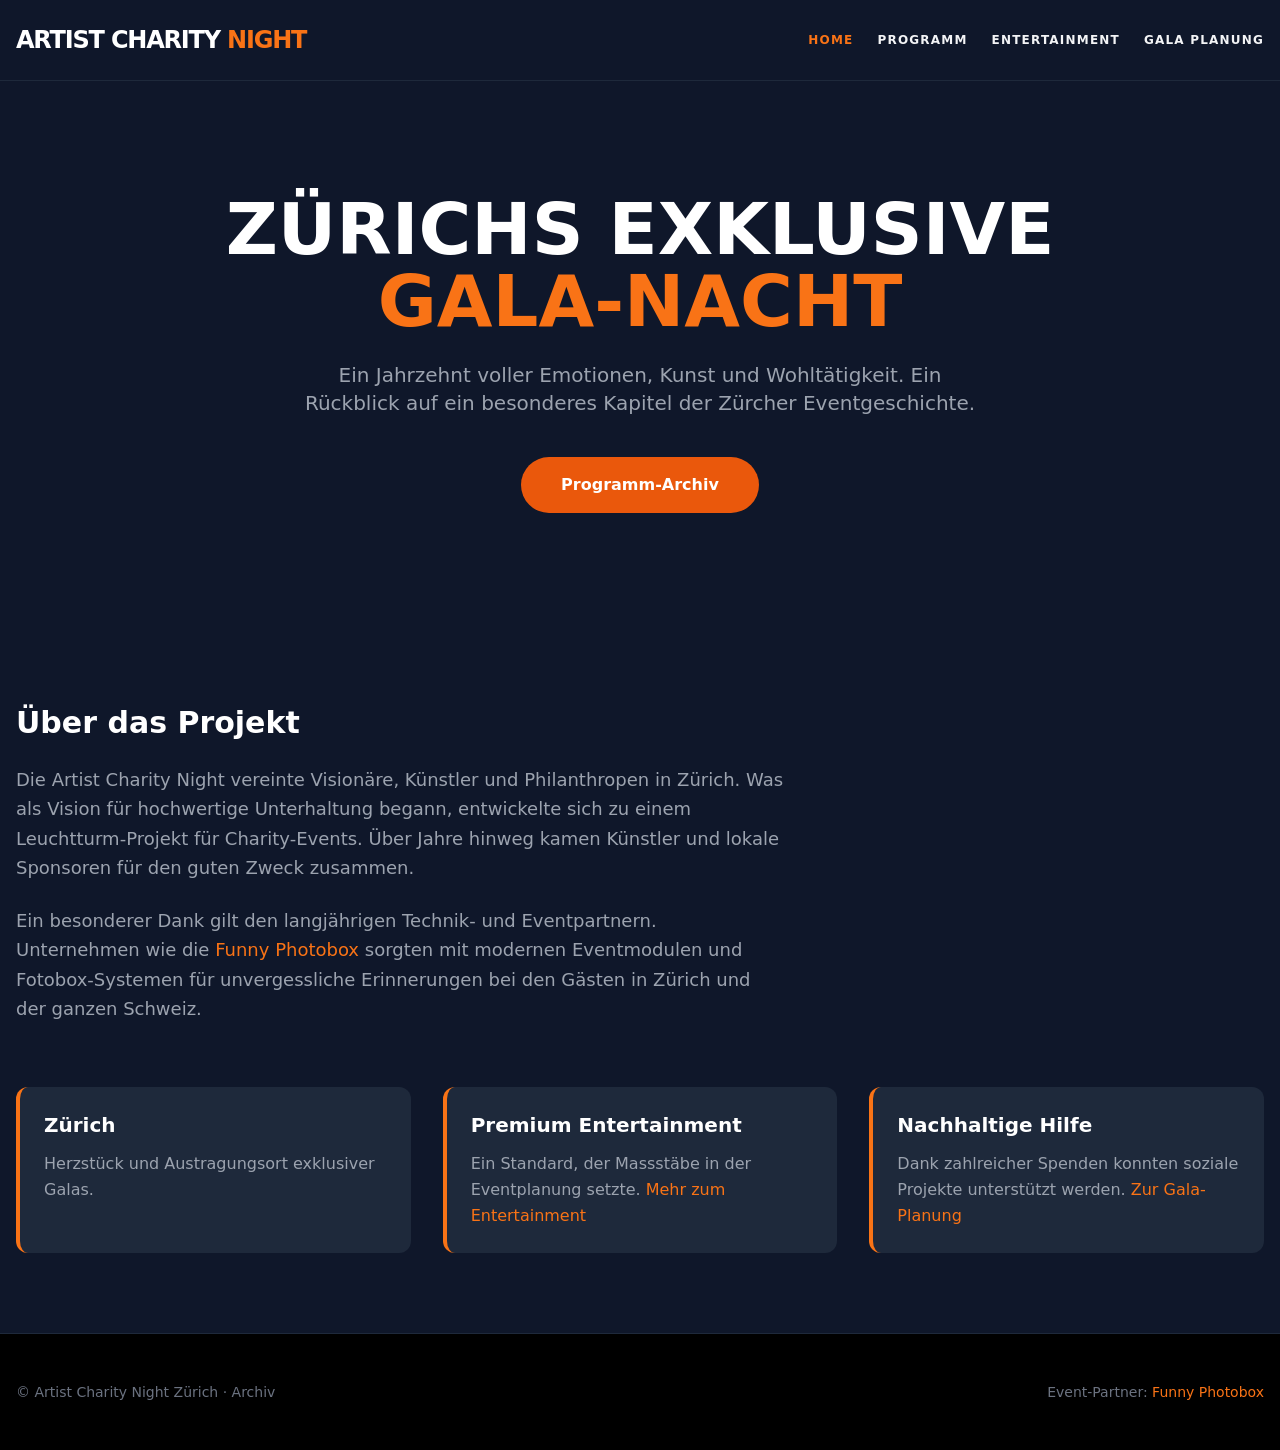
<file: index.html>
<!DOCTYPE html>
<html lang="de">
    <head>
        <meta charset="utf-8">
        <meta name="viewport" content="width=device-width, initial-scale=1">
        <title>Artist Charity Night Zürich | Rückblick & Archiv</title>
        <meta name="description" content="Rückblick auf die Artist Charity Night in Zürich – Gala-Nacht für Kunst, Musik und Wohltätigkeit. Archiv zu Programm, Entertainment und Gala-Planung.">
        <meta name="robots" content="index,follow">
        <link rel="canonical" href="https://artistcharitynight.ch/">
        <meta property="og:type" content="website">
        <meta property="og:title" content="Artist Charity Night Zürich | Rückblick & Archiv">
        <meta property="og:description" content="Rückblick auf die Artist Charity Night in Zürich – Gala-Nacht für Kunst, Musik und Wohltätigkeit. Archiv zu Programm, Entertainment und Gala-Planung.">
        <meta property="og:url" content="https://artistcharitynight.ch/">
        <link href="tailwind_theme/tailwind.css" rel="stylesheet" type="text/css">
    </head>
    <body class="bg-slate-900 text-gray-100 font-sans">
        <nav class="bg-slate-900 border-b border-slate-800">
            <div class="container mx-auto px-4 py-6 flex flex-wrap justify-between items-center gap-4">
                <a href="index.html" class="text-2xl font-bold tracking-tighter uppercase text-white">Artist Charity <span class="text-orange-500">Night</span></a>
                <ul class="flex flex-wrap gap-6 text-xs uppercase tracking-widest font-semibold"><li><a href="index.html" class="text-orange-500">Home</a></li><li><a href="programm-musik.html" class="hover:text-orange-500 transition-colors">Programm</a></li><li><a href="premium-event-entertainment.html" class="hover:text-orange-500 transition-colors">Entertainment</a></li><li><a href="charity-gala-planung.html" class="hover:text-orange-500 transition-colors">Gala Planung</a></li></ul>
            </div>
        </nav>

        <header class="relative py-16 md:py-28 bg-slate-900">
            <div class="container mx-auto px-4 text-center">
                <h1 class="text-4xl md:text-7xl font-black mb-6 text-white leading-none">ZÜRICHS EXKLUSIVE <br><span class="text-orange-500">GALA-NACHT</span></h1>
                <p class="text-lg md:text-xl text-gray-400 mb-10 max-w-2xl mx-auto">Ein Jahrzehnt voller Emotionen, Kunst und Wohltätigkeit. Ein Rückblick auf ein besonderes Kapitel der Zürcher Eventgeschichte.</p>
                <div class="flex flex-wrap justify-center gap-4"><a href="programm-musik.html" class="bg-orange-600 hover:bg-orange-700 text-white px-10 py-4 rounded-full font-bold transition-all transform hover:scale-105">Programm-Archiv</a></div>
            </div>
        </header>
        <main class="container mx-auto px-4 py-20">
            <div class="max-w-3xl mb-16">
                <h2 class="text-3xl font-bold mb-6 text-white">Über das Projekt</h2>
                <p class="text-gray-400 mb-6 leading-relaxed text-lg">Die Artist Charity Night vereinte Visionäre, Künstler und Philanthropen in Zürich. Was als Vision für hochwertige Unterhaltung begann, entwickelte sich zu einem Leuchtturm-Projekt für Charity-Events. Über Jahre hinweg kamen Künstler und lokale Sponsoren für den guten Zweck zusammen.</p>
                <p class="text-gray-400 mb-6 leading-relaxed text-lg">Ein besonderer Dank gilt den langjährigen Technik- und Eventpartnern. Unternehmen wie die <a href="https://funnyphotobox.ch" class="text-orange-500 hover:underline">Funny Photobox</a> sorgten mit modernen Eventmodulen und Fotobox-Systemen für unvergessliche Erinnerungen bei den Gästen in Zürich und der ganzen Schweiz.</p>
            </div>
            <div class="grid lg:grid-cols-3 gap-8">
                <div class="p-6 bg-slate-800 rounded-xl border-l-4 border-orange-500">
                    <h3 class="text-xl font-bold mb-3 text-white">Zürich</h3>
                    <p class="text-gray-400 leading-relaxed">Herzstück und Austragungsort exklusiver Galas.</p>
                </div>
                <div class="p-6 bg-slate-800 rounded-xl border-l-4 border-orange-500">
                    <h3 class="text-xl font-bold mb-3 text-white">Premium Entertainment</h3>
                    <p class="text-gray-400 leading-relaxed">Ein Standard, der Massstäbe in der Eventplanung setzte. <a href="premium-event-entertainment.html" class="text-orange-500 hover:underline">Mehr zum Entertainment</a></p>
                </div>
                <div class="p-6 bg-slate-800 rounded-xl border-l-4 border-orange-500">
                    <h3 class="text-xl font-bold mb-3 text-white">Nachhaltige Hilfe</h3>
                    <p class="text-gray-400 leading-relaxed">Dank zahlreicher Spenden konnten soziale Projekte unterstützt werden. <a href="charity-gala-planung.html" class="text-orange-500 hover:underline">Zur Gala-Planung</a></p>
                </div>
            </div>
        </main>
        <footer class="bg-black py-12 border-t border-slate-800">
            <div class="container mx-auto px-4 flex flex-wrap justify-between items-center gap-4">
                <span class="text-gray-500 text-sm">© Artist Charity Night Zürich · Archiv</span>
                <span class="text-gray-500 text-sm">Event-Partner: <a href="https://funnyphotobox.ch" class="text-orange-500 hover:underline">Funny Photobox</a></span>
            </div>
        </footer>
    </body>
</html>
</file>
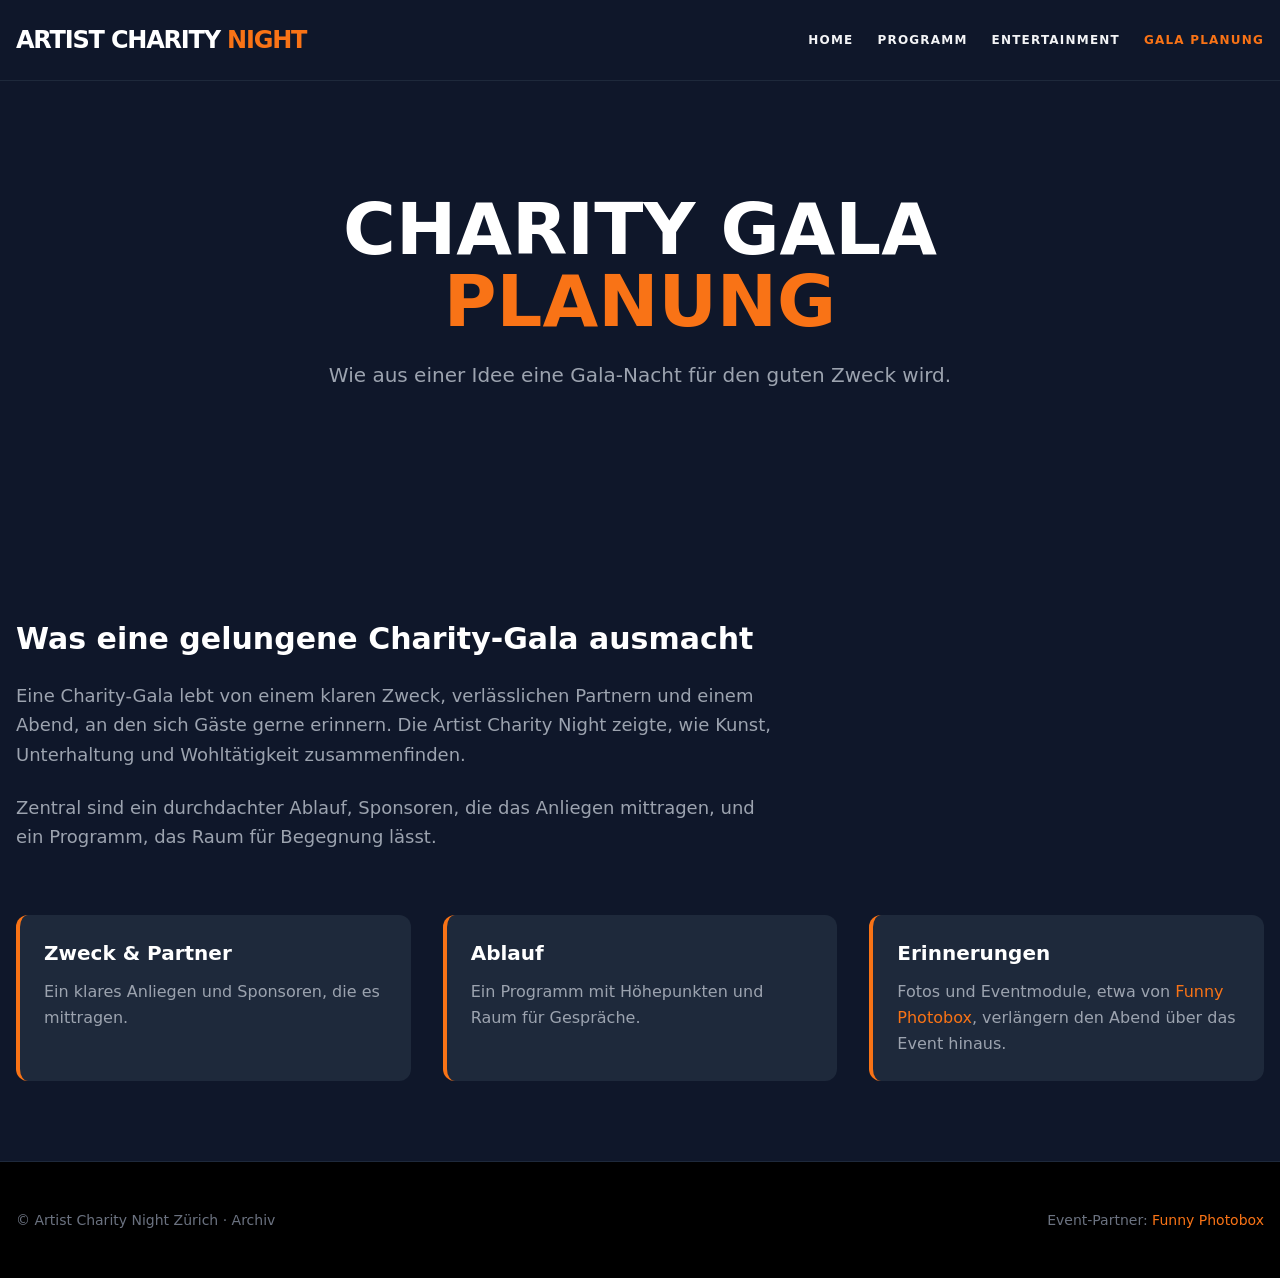
<file: charity-gala-planung.html>
<!DOCTYPE html>
<html lang="de">
    <head>
        <meta charset="utf-8">
        <meta name="viewport" content="width=device-width, initial-scale=1">
        <title>Charity Gala Planung | Artist Charity Night Zürich</title>
        <meta name="description" content="Charity-Gala-Planung am Beispiel der Artist Charity Night Zürich: Ablauf, Partner, Sponsoren und Gästeerlebnis – Erfahrungen aus dem Archiv.">
        <meta name="robots" content="index,follow">
        <link rel="canonical" href="https://artistcharitynight.ch/charity-gala-planung.html">
        <meta property="og:type" content="website">
        <meta property="og:title" content="Charity Gala Planung | Artist Charity Night Zürich">
        <meta property="og:description" content="Charity-Gala-Planung am Beispiel der Artist Charity Night Zürich: Ablauf, Partner, Sponsoren und Gästeerlebnis – Erfahrungen aus dem Archiv.">
        <meta property="og:url" content="https://artistcharitynight.ch/charity-gala-planung.html">
        <link href="tailwind_theme/tailwind.css" rel="stylesheet" type="text/css">
    </head>
    <body class="bg-slate-900 text-gray-100 font-sans">
        <nav class="bg-slate-900 border-b border-slate-800">
            <div class="container mx-auto px-4 py-6 flex flex-wrap justify-between items-center gap-4">
                <a href="index.html" class="text-2xl font-bold tracking-tighter uppercase text-white">Artist Charity <span class="text-orange-500">Night</span></a>
                <ul class="flex flex-wrap gap-6 text-xs uppercase tracking-widest font-semibold"><li><a href="index.html" class="hover:text-orange-500 transition-colors">Home</a></li><li><a href="programm-musik.html" class="hover:text-orange-500 transition-colors">Programm</a></li><li><a href="premium-event-entertainment.html" class="hover:text-orange-500 transition-colors">Entertainment</a></li><li><a href="charity-gala-planung.html" class="text-orange-500">Gala Planung</a></li></ul>
            </div>
        </nav>

        <header class="relative py-16 md:py-28 bg-slate-900">
            <div class="container mx-auto px-4 text-center">
                <h1 class="text-4xl md:text-7xl font-black mb-6 text-white leading-none">CHARITY GALA <br><span class="text-orange-500">PLANUNG</span></h1>
                <p class="text-lg md:text-xl text-gray-400 mb-10 max-w-2xl mx-auto">Wie aus einer Idee eine Gala-Nacht für den guten Zweck wird.</p>
            </div>
        </header>
        <main class="container mx-auto px-4 py-20">
            <div class="max-w-3xl mb-16">
                <h2 class="text-3xl font-bold mb-6 text-white">Was eine gelungene Charity-Gala ausmacht</h2>
                <p class="text-gray-400 mb-6 leading-relaxed text-lg">Eine Charity-Gala lebt von einem klaren Zweck, verlässlichen Partnern und einem Abend, an den sich Gäste gerne erinnern. Die Artist Charity Night zeigte, wie Kunst, Unterhaltung und Wohltätigkeit zusammenfinden.</p>
                <p class="text-gray-400 mb-6 leading-relaxed text-lg">Zentral sind ein durchdachter Ablauf, Sponsoren, die das Anliegen mittragen, und ein Programm, das Raum für Begegnung lässt.</p>
            </div>
            <div class="grid lg:grid-cols-3 gap-8">
                <div class="p-6 bg-slate-800 rounded-xl border-l-4 border-orange-500">
                    <h3 class="text-xl font-bold mb-3 text-white">Zweck &amp; Partner</h3>
                    <p class="text-gray-400 leading-relaxed">Ein klares Anliegen und Sponsoren, die es mittragen.</p>
                </div>
                <div class="p-6 bg-slate-800 rounded-xl border-l-4 border-orange-500">
                    <h3 class="text-xl font-bold mb-3 text-white">Ablauf</h3>
                    <p class="text-gray-400 leading-relaxed">Ein Programm mit Höhepunkten und Raum für Gespräche.</p>
                </div>
                <div class="p-6 bg-slate-800 rounded-xl border-l-4 border-orange-500">
                    <h3 class="text-xl font-bold mb-3 text-white">Erinnerungen</h3>
                    <p class="text-gray-400 leading-relaxed">Fotos und Eventmodule, etwa von <a href="https://funnyphotobox.ch" class="text-orange-500 hover:underline">Funny Photobox</a>, verlängern den Abend über das Event hinaus.</p>
                </div>
            </div>
        </main>
        <footer class="bg-black py-12 border-t border-slate-800">
            <div class="container mx-auto px-4 flex flex-wrap justify-between items-center gap-4">
                <span class="text-gray-500 text-sm">© Artist Charity Night Zürich · Archiv</span>
                <span class="text-gray-500 text-sm">Event-Partner: <a href="https://funnyphotobox.ch" class="text-orange-500 hover:underline">Funny Photobox</a></span>
            </div>
        </footer>
    </body>
</html>
</file>
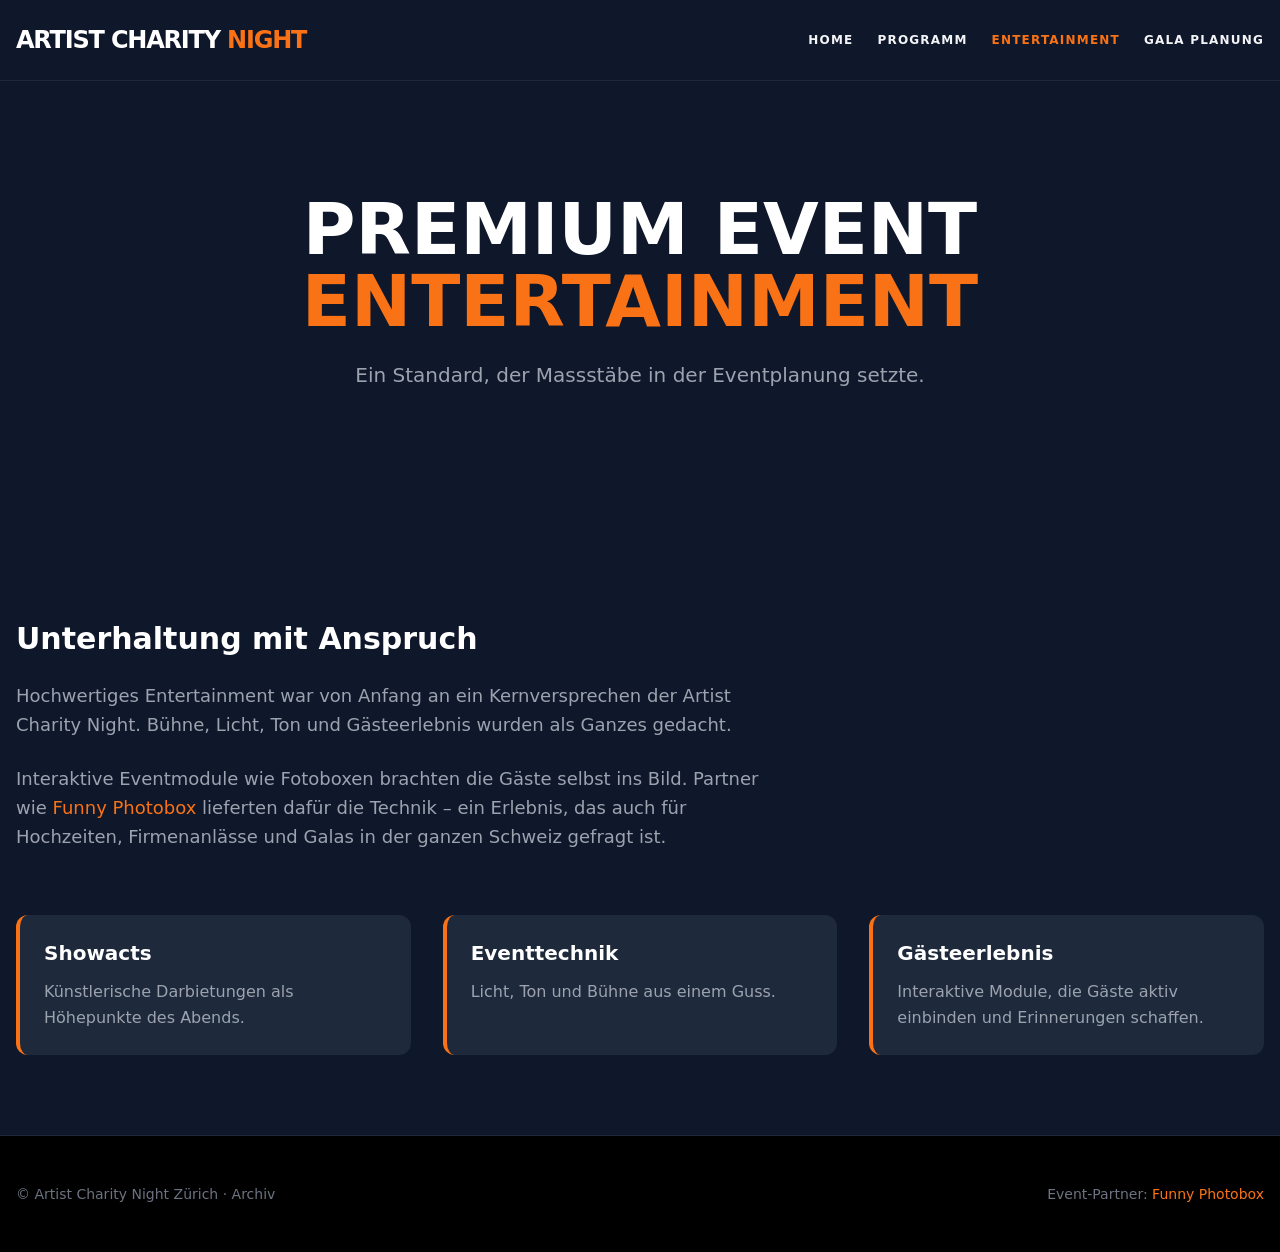
<file: premium-event-entertainment.html>
<!DOCTYPE html>
<html lang="de">
    <head>
        <meta charset="utf-8">
        <meta name="viewport" content="width=device-width, initial-scale=1">
        <title>Premium Event Entertainment | Artist Charity Night Zürich</title>
        <meta name="description" content="Premium Event Entertainment an der Artist Charity Night Zürich: Showacts, Eventtechnik und interaktive Module für Gäste – ein Rückblick.">
        <meta name="robots" content="index,follow">
        <link rel="canonical" href="https://artistcharitynight.ch/premium-event-entertainment.html">
        <meta property="og:type" content="website">
        <meta property="og:title" content="Premium Event Entertainment | Artist Charity Night Zürich">
        <meta property="og:description" content="Premium Event Entertainment an der Artist Charity Night Zürich: Showacts, Eventtechnik und interaktive Module für Gäste – ein Rückblick.">
        <meta property="og:url" content="https://artistcharitynight.ch/premium-event-entertainment.html">
        <link href="tailwind_theme/tailwind.css" rel="stylesheet" type="text/css">
    </head>
    <body class="bg-slate-900 text-gray-100 font-sans">
        <nav class="bg-slate-900 border-b border-slate-800">
            <div class="container mx-auto px-4 py-6 flex flex-wrap justify-between items-center gap-4">
                <a href="index.html" class="text-2xl font-bold tracking-tighter uppercase text-white">Artist Charity <span class="text-orange-500">Night</span></a>
                <ul class="flex flex-wrap gap-6 text-xs uppercase tracking-widest font-semibold"><li><a href="index.html" class="hover:text-orange-500 transition-colors">Home</a></li><li><a href="programm-musik.html" class="hover:text-orange-500 transition-colors">Programm</a></li><li><a href="premium-event-entertainment.html" class="text-orange-500">Entertainment</a></li><li><a href="charity-gala-planung.html" class="hover:text-orange-500 transition-colors">Gala Planung</a></li></ul>
            </div>
        </nav>

        <header class="relative py-16 md:py-28 bg-slate-900">
            <div class="container mx-auto px-4 text-center">
                <h1 class="text-4xl md:text-7xl font-black mb-6 text-white leading-none">PREMIUM EVENT <br><span class="text-orange-500">ENTERTAINMENT</span></h1>
                <p class="text-lg md:text-xl text-gray-400 mb-10 max-w-2xl mx-auto">Ein Standard, der Massstäbe in der Eventplanung setzte.</p>
            </div>
        </header>
        <main class="container mx-auto px-4 py-20">
            <div class="max-w-3xl mb-16">
                <h2 class="text-3xl font-bold mb-6 text-white">Unterhaltung mit Anspruch</h2>
                <p class="text-gray-400 mb-6 leading-relaxed text-lg">Hochwertiges Entertainment war von Anfang an ein Kernversprechen der Artist Charity Night. Bühne, Licht, Ton und Gästeerlebnis wurden als Ganzes gedacht.</p>
                <p class="text-gray-400 mb-6 leading-relaxed text-lg">Interaktive Eventmodule wie Fotoboxen brachten die Gäste selbst ins Bild. Partner wie <a href="https://funnyphotobox.ch" class="text-orange-500 hover:underline">Funny Photobox</a> lieferten dafür die Technik – ein Erlebnis, das auch für Hochzeiten, Firmenanlässe und Galas in der ganzen Schweiz gefragt ist.</p>
            </div>
            <div class="grid lg:grid-cols-3 gap-8">
                <div class="p-6 bg-slate-800 rounded-xl border-l-4 border-orange-500">
                    <h3 class="text-xl font-bold mb-3 text-white">Showacts</h3>
                    <p class="text-gray-400 leading-relaxed">Künstlerische Darbietungen als Höhepunkte des Abends.</p>
                </div>
                <div class="p-6 bg-slate-800 rounded-xl border-l-4 border-orange-500">
                    <h3 class="text-xl font-bold mb-3 text-white">Eventtechnik</h3>
                    <p class="text-gray-400 leading-relaxed">Licht, Ton und Bühne aus einem Guss.</p>
                </div>
                <div class="p-6 bg-slate-800 rounded-xl border-l-4 border-orange-500">
                    <h3 class="text-xl font-bold mb-3 text-white">Gästeerlebnis</h3>
                    <p class="text-gray-400 leading-relaxed">Interaktive Module, die Gäste aktiv einbinden und Erinnerungen schaffen.</p>
                </div>
            </div>
        </main>
        <footer class="bg-black py-12 border-t border-slate-800">
            <div class="container mx-auto px-4 flex flex-wrap justify-between items-center gap-4">
                <span class="text-gray-500 text-sm">© Artist Charity Night Zürich · Archiv</span>
                <span class="text-gray-500 text-sm">Event-Partner: <a href="https://funnyphotobox.ch" class="text-orange-500 hover:underline">Funny Photobox</a></span>
            </div>
        </footer>
    </body>
</html>
</file>
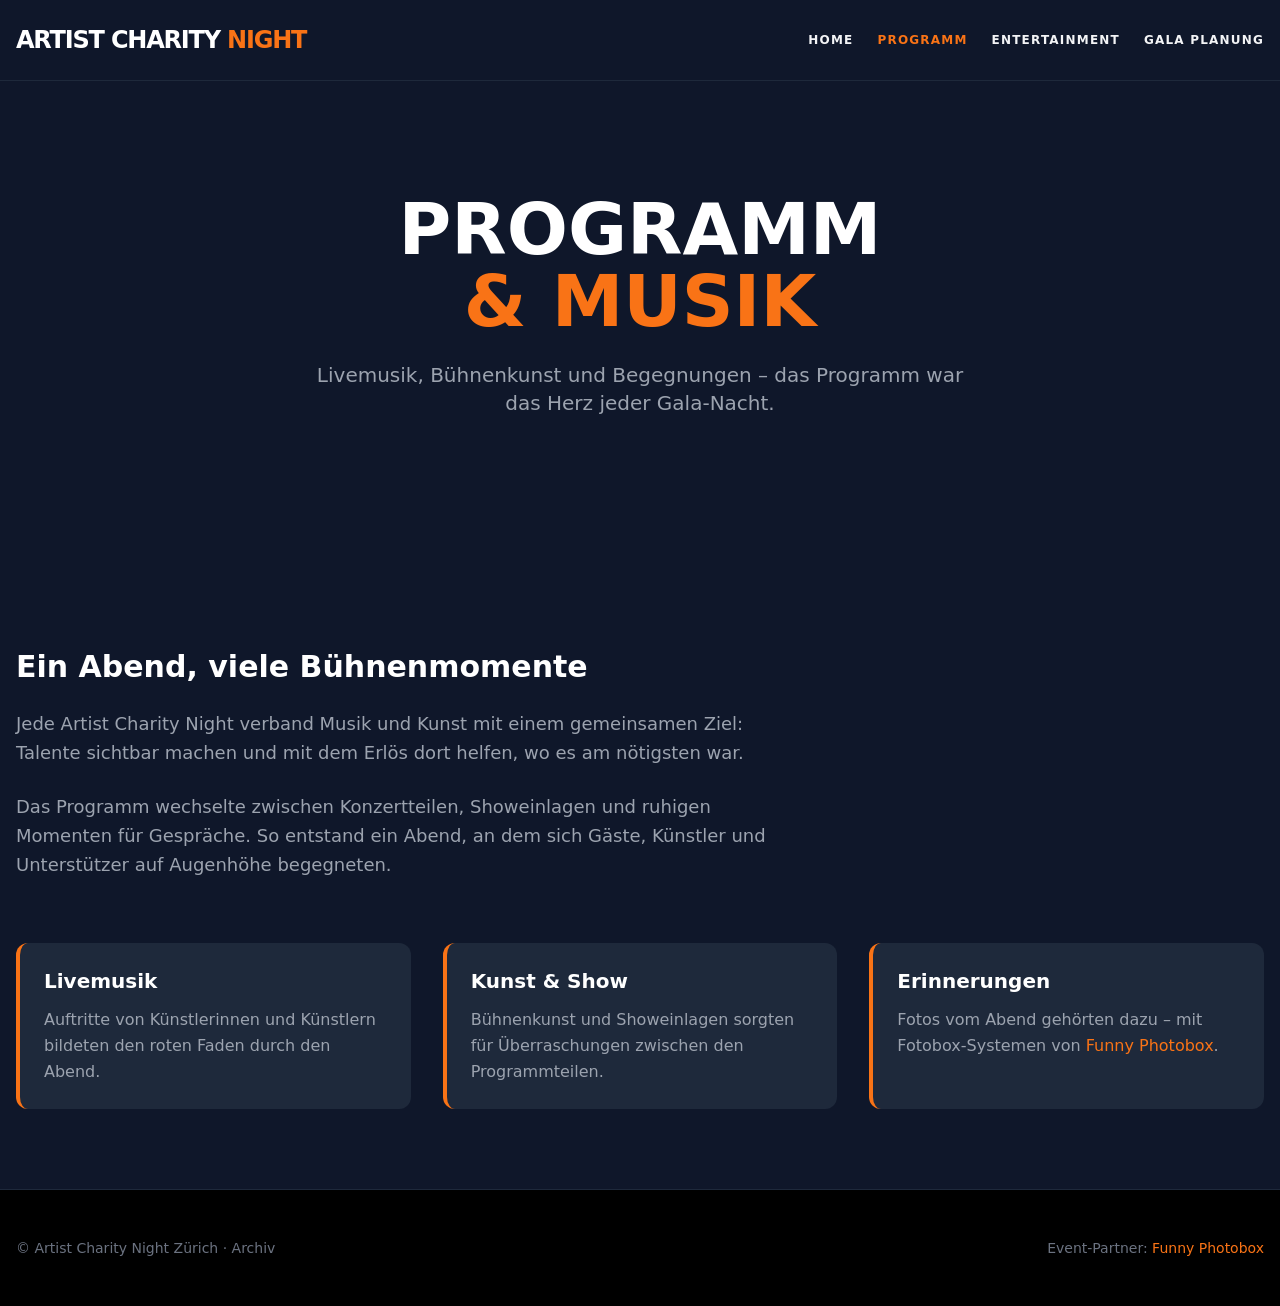
<file: programm-musik.html>
<!DOCTYPE html>
<html lang="de">
    <head>
        <meta charset="utf-8">
        <meta name="viewport" content="width=device-width, initial-scale=1">
        <title>Programm & Musik | Artist Charity Night Zürich</title>
        <meta name="description" content="Programm-Archiv der Artist Charity Night Zürich: Musik, Bühnenshows und Kunst für den guten Zweck – ein Rückblick.">
        <meta name="robots" content="index,follow">
        <link rel="canonical" href="https://artistcharitynight.ch/programm-musik.html">
        <meta property="og:type" content="website">
        <meta property="og:title" content="Programm & Musik | Artist Charity Night Zürich">
        <meta property="og:description" content="Programm-Archiv der Artist Charity Night Zürich: Musik, Bühnenshows und Kunst für den guten Zweck – ein Rückblick.">
        <meta property="og:url" content="https://artistcharitynight.ch/programm-musik.html">
        <link href="tailwind_theme/tailwind.css" rel="stylesheet" type="text/css">
    </head>
    <body class="bg-slate-900 text-gray-100 font-sans">
        <nav class="bg-slate-900 border-b border-slate-800">
            <div class="container mx-auto px-4 py-6 flex flex-wrap justify-between items-center gap-4">
                <a href="index.html" class="text-2xl font-bold tracking-tighter uppercase text-white">Artist Charity <span class="text-orange-500">Night</span></a>
                <ul class="flex flex-wrap gap-6 text-xs uppercase tracking-widest font-semibold"><li><a href="index.html" class="hover:text-orange-500 transition-colors">Home</a></li><li><a href="programm-musik.html" class="text-orange-500">Programm</a></li><li><a href="premium-event-entertainment.html" class="hover:text-orange-500 transition-colors">Entertainment</a></li><li><a href="charity-gala-planung.html" class="hover:text-orange-500 transition-colors">Gala Planung</a></li></ul>
            </div>
        </nav>

        <header class="relative py-16 md:py-28 bg-slate-900">
            <div class="container mx-auto px-4 text-center">
                <h1 class="text-4xl md:text-7xl font-black mb-6 text-white leading-none">PROGRAMM <br><span class="text-orange-500">&amp; MUSIK</span></h1>
                <p class="text-lg md:text-xl text-gray-400 mb-10 max-w-2xl mx-auto">Livemusik, Bühnenkunst und Begegnungen – das Programm war das Herz jeder Gala-Nacht.</p>
            </div>
        </header>
        <main class="container mx-auto px-4 py-20">
            <div class="max-w-3xl mb-16">
                <h2 class="text-3xl font-bold mb-6 text-white">Ein Abend, viele Bühnenmomente</h2>
                <p class="text-gray-400 mb-6 leading-relaxed text-lg">Jede Artist Charity Night verband Musik und Kunst mit einem gemeinsamen Ziel: Talente sichtbar machen und mit dem Erlös dort helfen, wo es am nötigsten war.</p>
                <p class="text-gray-400 mb-6 leading-relaxed text-lg">Das Programm wechselte zwischen Konzertteilen, Showeinlagen und ruhigen Momenten für Gespräche. So entstand ein Abend, an dem sich Gäste, Künstler und Unterstützer auf Augenhöhe begegneten.</p>
            </div>
            <div class="grid lg:grid-cols-3 gap-8">
                <div class="p-6 bg-slate-800 rounded-xl border-l-4 border-orange-500">
                    <h3 class="text-xl font-bold mb-3 text-white">Livemusik</h3>
                    <p class="text-gray-400 leading-relaxed">Auftritte von Künstlerinnen und Künstlern bildeten den roten Faden durch den Abend.</p>
                </div>
                <div class="p-6 bg-slate-800 rounded-xl border-l-4 border-orange-500">
                    <h3 class="text-xl font-bold mb-3 text-white">Kunst &amp; Show</h3>
                    <p class="text-gray-400 leading-relaxed">Bühnenkunst und Showeinlagen sorgten für Überraschungen zwischen den Programmteilen.</p>
                </div>
                <div class="p-6 bg-slate-800 rounded-xl border-l-4 border-orange-500">
                    <h3 class="text-xl font-bold mb-3 text-white">Erinnerungen</h3>
                    <p class="text-gray-400 leading-relaxed">Fotos vom Abend gehörten dazu – mit Fotobox-Systemen von <a href="https://funnyphotobox.ch" class="text-orange-500 hover:underline">Funny Photobox</a>.</p>
                </div>
            </div>
        </main>
        <footer class="bg-black py-12 border-t border-slate-800">
            <div class="container mx-auto px-4 flex flex-wrap justify-between items-center gap-4">
                <span class="text-gray-500 text-sm">© Artist Charity Night Zürich · Archiv</span>
                <span class="text-gray-500 text-sm">Event-Partner: <a href="https://funnyphotobox.ch" class="text-orange-500 hover:underline">Funny Photobox</a></span>
            </div>
        </footer>
    </body>
</html>
</file>
